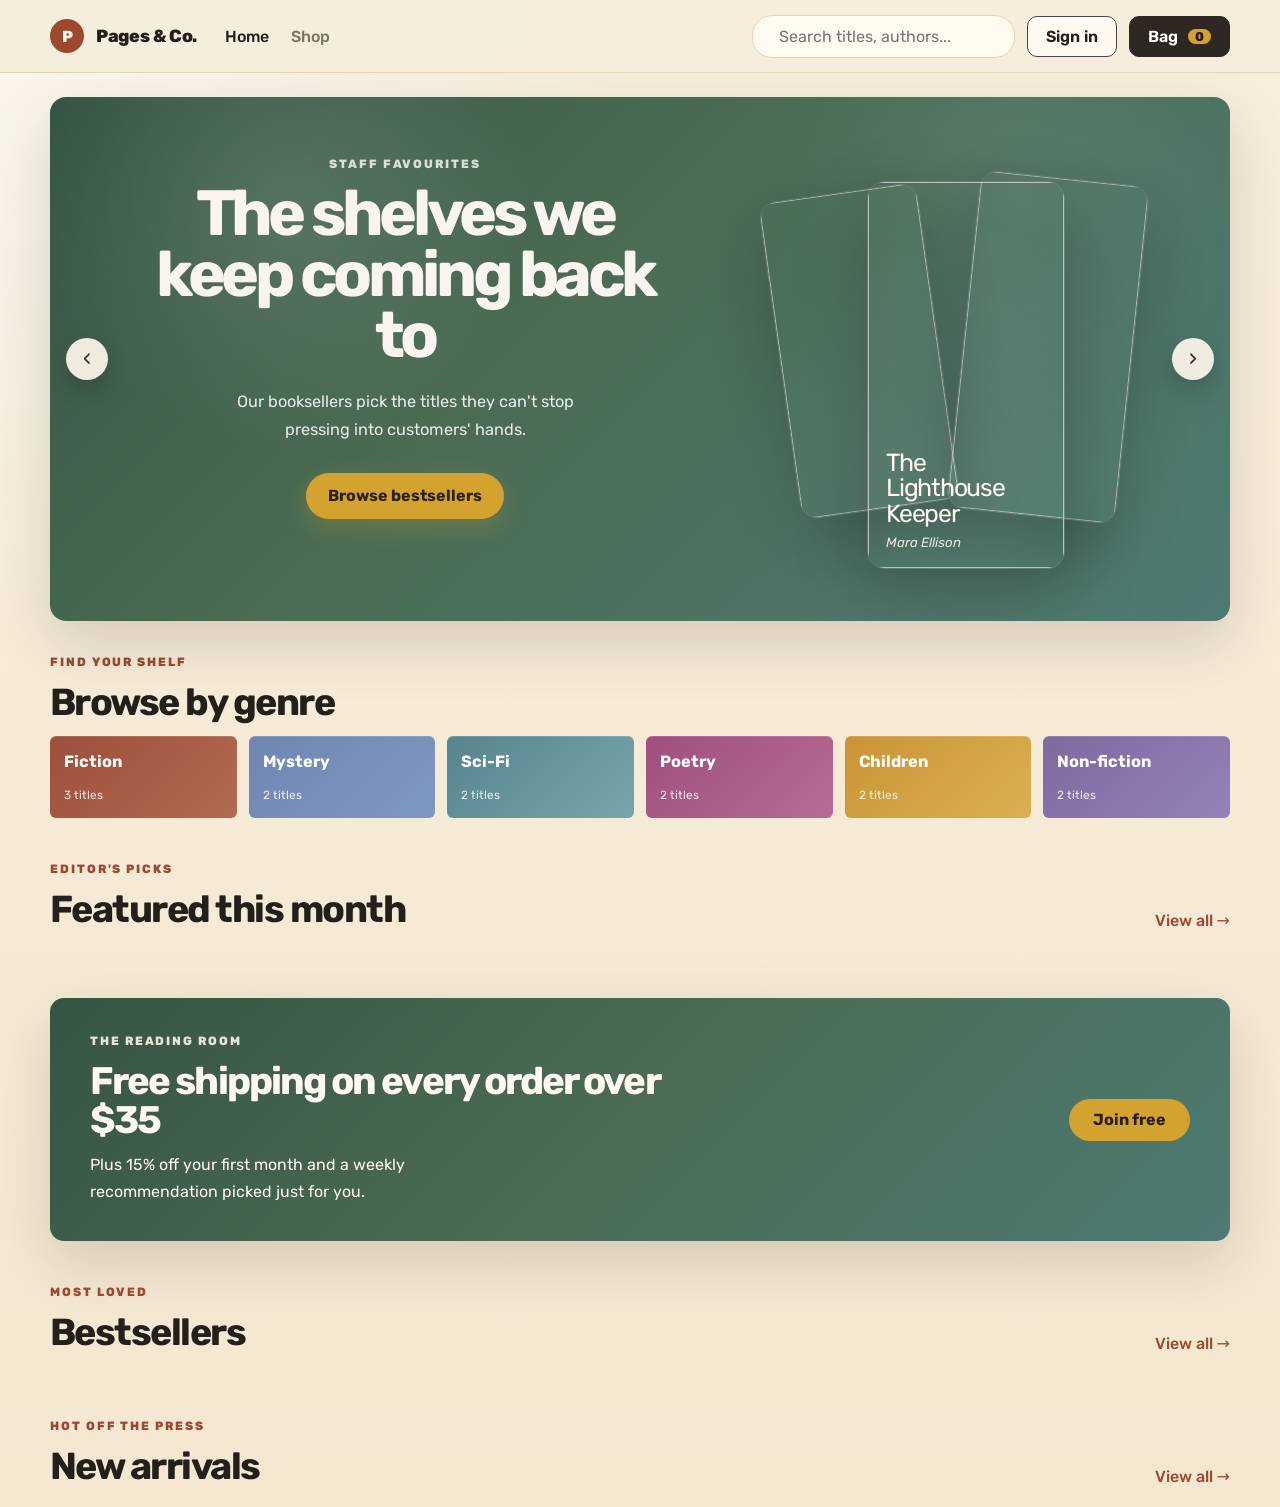
<file: index.html>
<!doctype html>
<html lang="vi">
<head>
  <meta charset="UTF-8" />
  <meta name="viewport" content="width=device-width, initial-scale=1.0" />
  <meta http-equiv="refresh" content="0; url=page/home.html" />
  <title>Pages & Co.</title>
</head>
<body>
  <p>
    Root
    <a href="page/home.html">Bấm vào đây nếu gặp lỗi</a>
  </p>
</body>
</html>
</file>
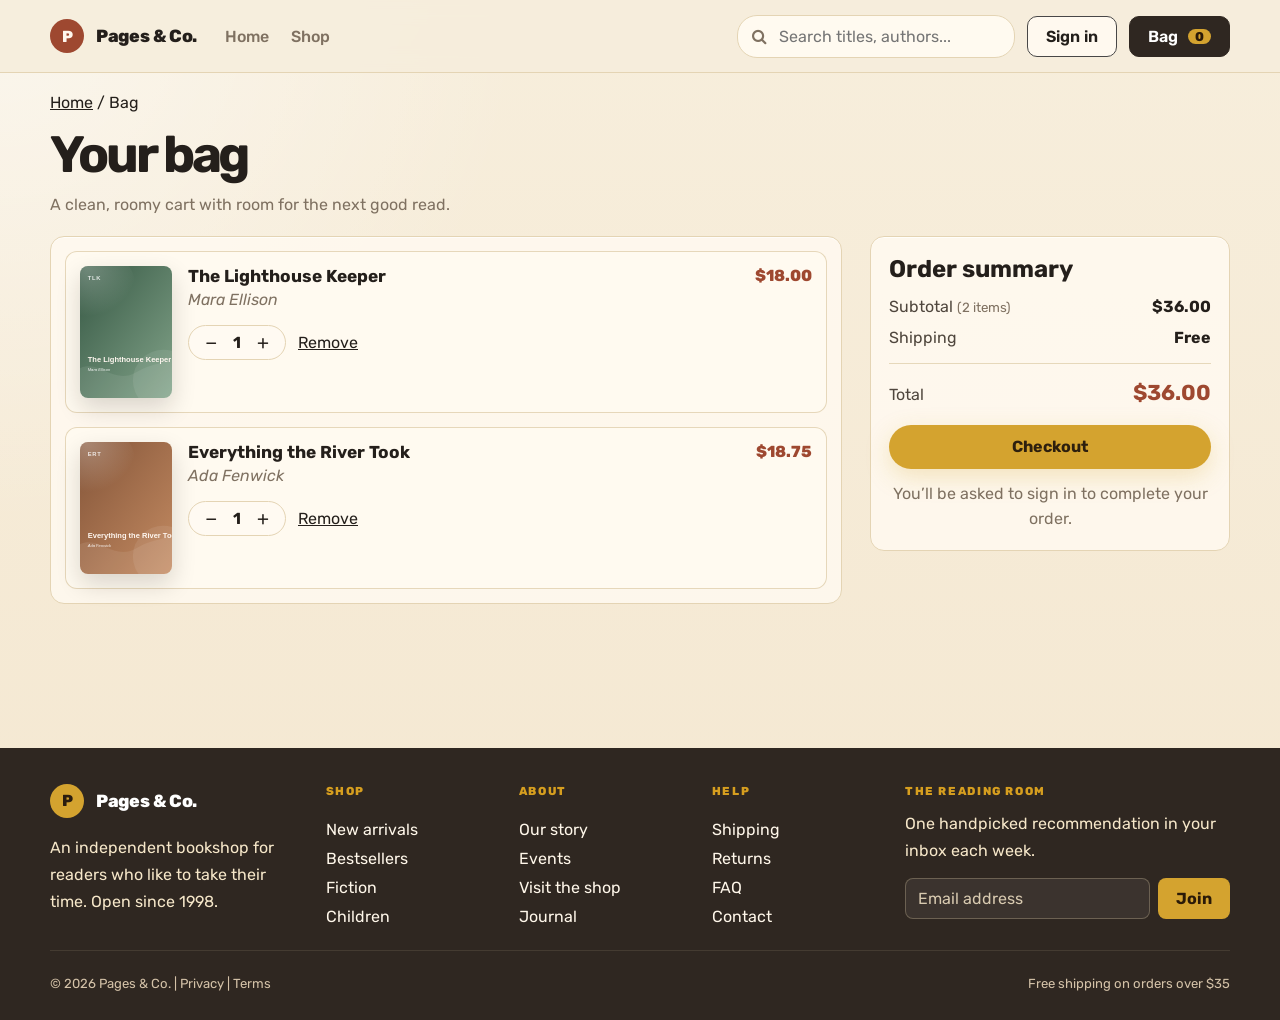
<file: page/bag.html>
<!doctype html>
<html lang="en">
<head>
  <meta charset="UTF-8" />
  <meta name="viewport" content="width=device-width, initial-scale=1.0" />
  <title>Pages & Co. - Bag</title>
  <link rel="preconnect" href="https://fonts.googleapis.com" />
  <link rel="preconnect" href="https://fonts.gstatic.com" crossorigin />
  <link href="https://fonts.googleapis.com/css2?family=Rubik:wght@400;500;600;700;800&display=swap" rel="stylesheet" />
  <link rel="stylesheet" href="../assests/css/site.css" />
  <link rel="stylesheet" href="../assests/css/component/header.css" />
  <link rel="stylesheet" href="../assests/css/component/footer.css" />
  <link rel="stylesheet" href="../assests/css/bag.css" />
  <script src="../assests/js/site.js" defer></script>
  <script src="../assests/js/bag.js" defer></script>
</head>
<body>
  <div id="header-component"></div>
  <div id="book-card-component" hidden></div>

  <main class="page-shell page-shell--compact bag-page">
    <nav class="detail-breadcrumbs" aria-label="Breadcrumb">
      <a href="../page/home.html">Home</a>
      <span>/</span>
      <span>Bag</span>
    </nav>

    <section class="bag-heading">
      <h1 class="page-title">Your bag</h1>
      <p class="page-subtitle">A clean, roomy cart with room for the next good read.</p>
    </section>

    <section class="bag-layout">
      <div class="bag-items panel" id="bag-items"></div>

      <aside class="bag-summary panel">
        <h2>Order summary</h2>
        <div class="bag-summary__row">
          <span>Subtotal <small>(2 items)</small></span>
          <strong>$36.00</strong>
        </div>
        <div class="bag-summary__row">
          <span>Shipping</span>
          <strong>Free</strong>
        </div>
        <hr />
        <div class="bag-summary__row bag-summary__total">
          <span>Total</span>
          <strong>$36.00</strong>
        </div>
        <a class="btn-solid bag-summary__checkout" href="#">Checkout</a>
        <p class="bag-summary__note">You’ll be asked to sign in to complete your order.</p>
      </aside>
    </section>
  </main>

  <div id="footer-component"></div>
</body>
</html>
</file>
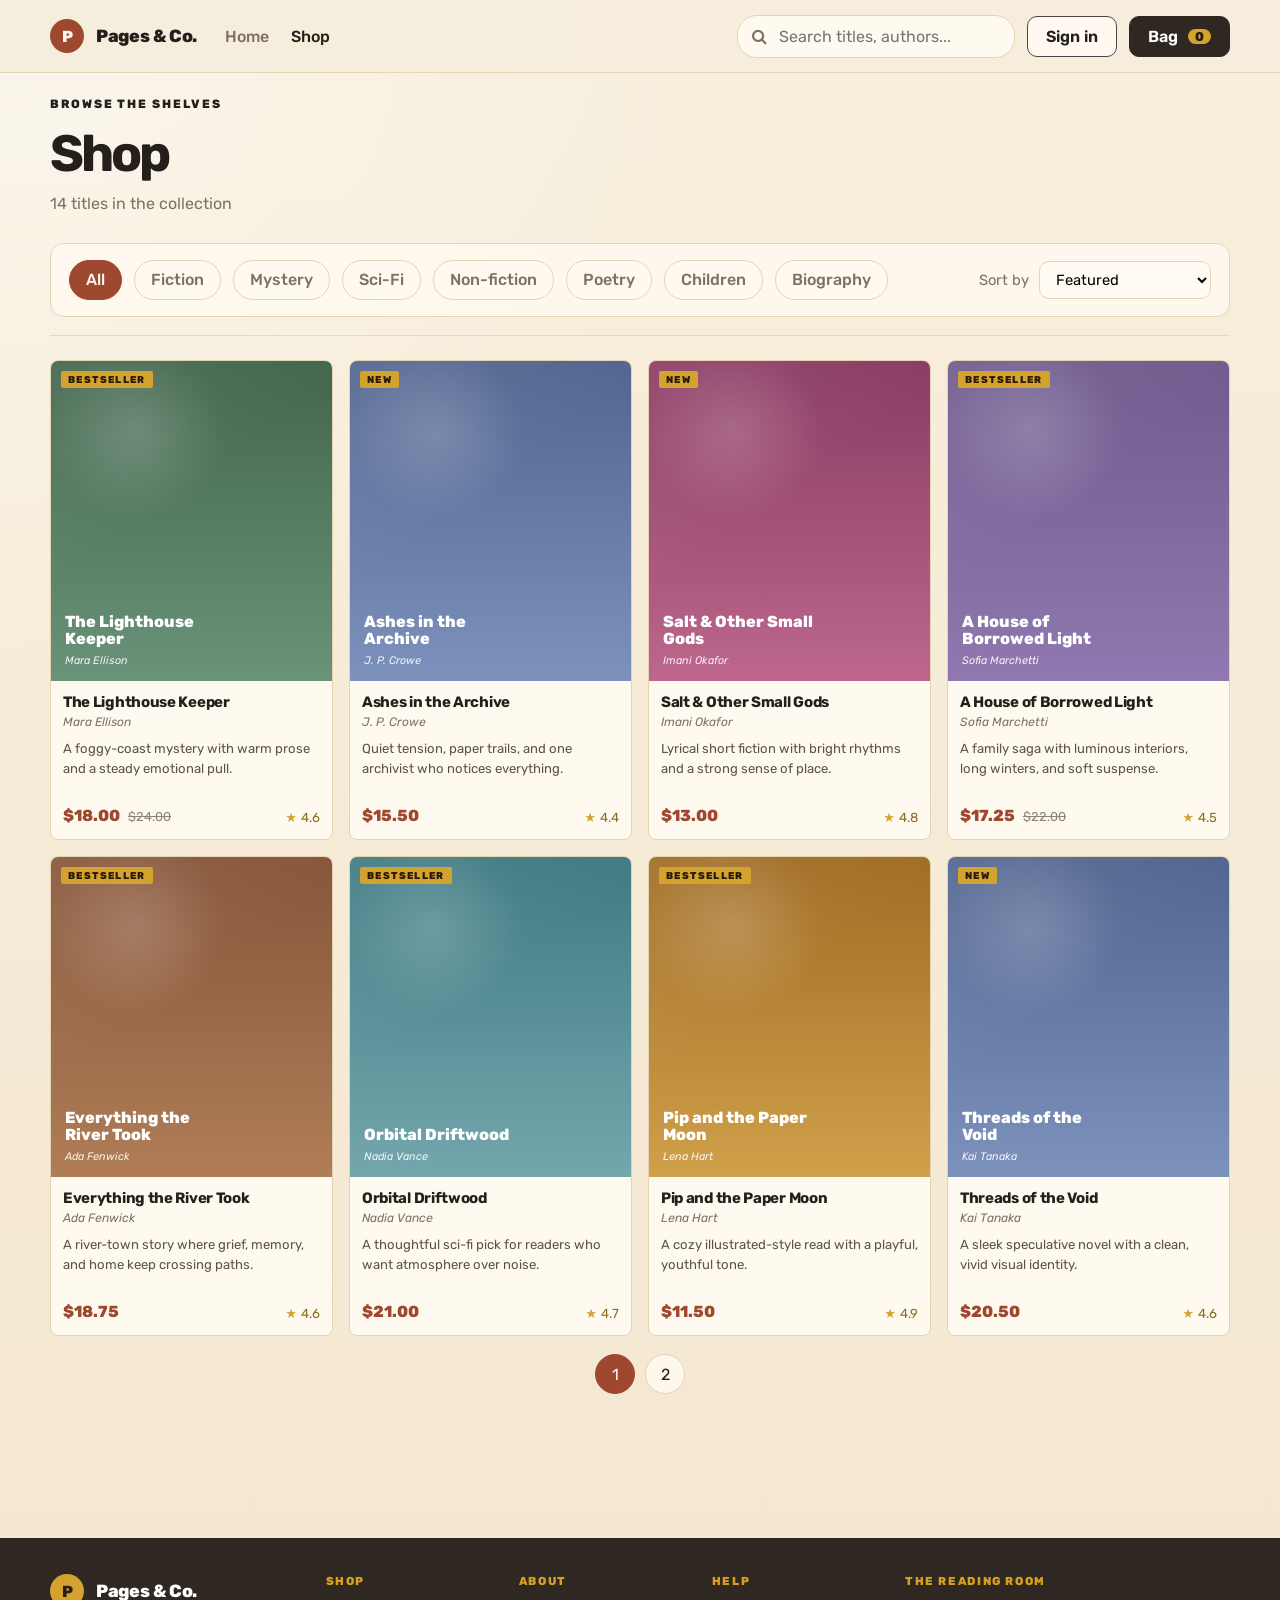
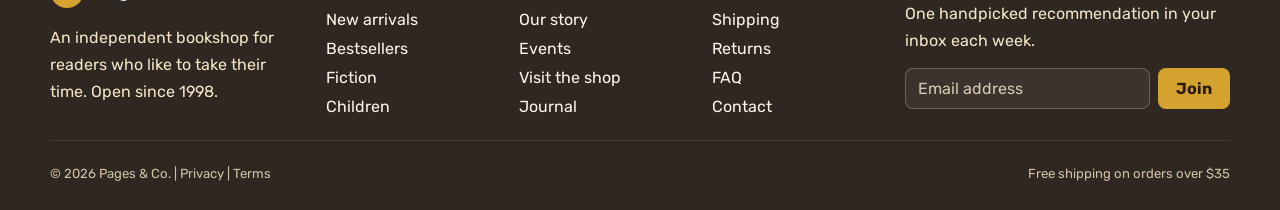
<file: page/books.html>
<!doctype html>
<html lang="en">
<head>
  <meta charset="UTF-8" />
  <meta name="viewport" content="width=device-width, initial-scale=1.0" />
  <title>Pages & Co. - Shop</title>
  <link rel="preconnect" href="https://fonts.googleapis.com" />
  <link rel="preconnect" href="https://fonts.gstatic.com" crossorigin />
  <link href="https://fonts.googleapis.com/css2?family=Rubik:wght@400;500;600;700;800&display=swap" rel="stylesheet" />
  <link rel="stylesheet" href="../assests/css/site.css" />
  <link rel="stylesheet" href="../assests/css/component/header.css" />
  <link rel="stylesheet" href="../assests/css/component/footer.css" />
  <link rel="stylesheet" href="../assests/css/books.css" />
  <script src="../assests/js/site.js" defer></script>
  <script src="../assests/js/books.js" defer></script>
</head>
<body>
  <div id="header-component"></div>
  <div id="book-card-component" hidden></div>

  <main class="page-shell page-shell--compact books-page">
    <section class="books-hero">
      <p class="eyebrow">Browse the shelves</p>
      <h1 class="page-title">Shop</h1>
      <p class="page-subtitle" id="books-count">14 titles in the shop</p>
    </section>

    <section class="books-toolbar panel">
      <div class="chip-row" id="category-chips"></div>
      <label class="books-sort">
        <span>Sort by</span>
        <select id="books-sort">
          <option value="featured">Featured</option>
          <option value="price-asc">Price: Low to High</option>
          <option value="price-desc">Price: High to Low</option>
          <option value="rating-desc">Rating</option>
          <option value="newest">Newest</option>
        </select>
      </label>
    </section>

    <section class="books-grid-wrap">
      <div class="book-grid books-grid" id="books-grid"></div>
    </section>

    <nav class="pagination" id="books-pagination" aria-label="Pagination"></nav>
  </main>

  <div id="footer-component"></div>
</body>
</html>
</file>
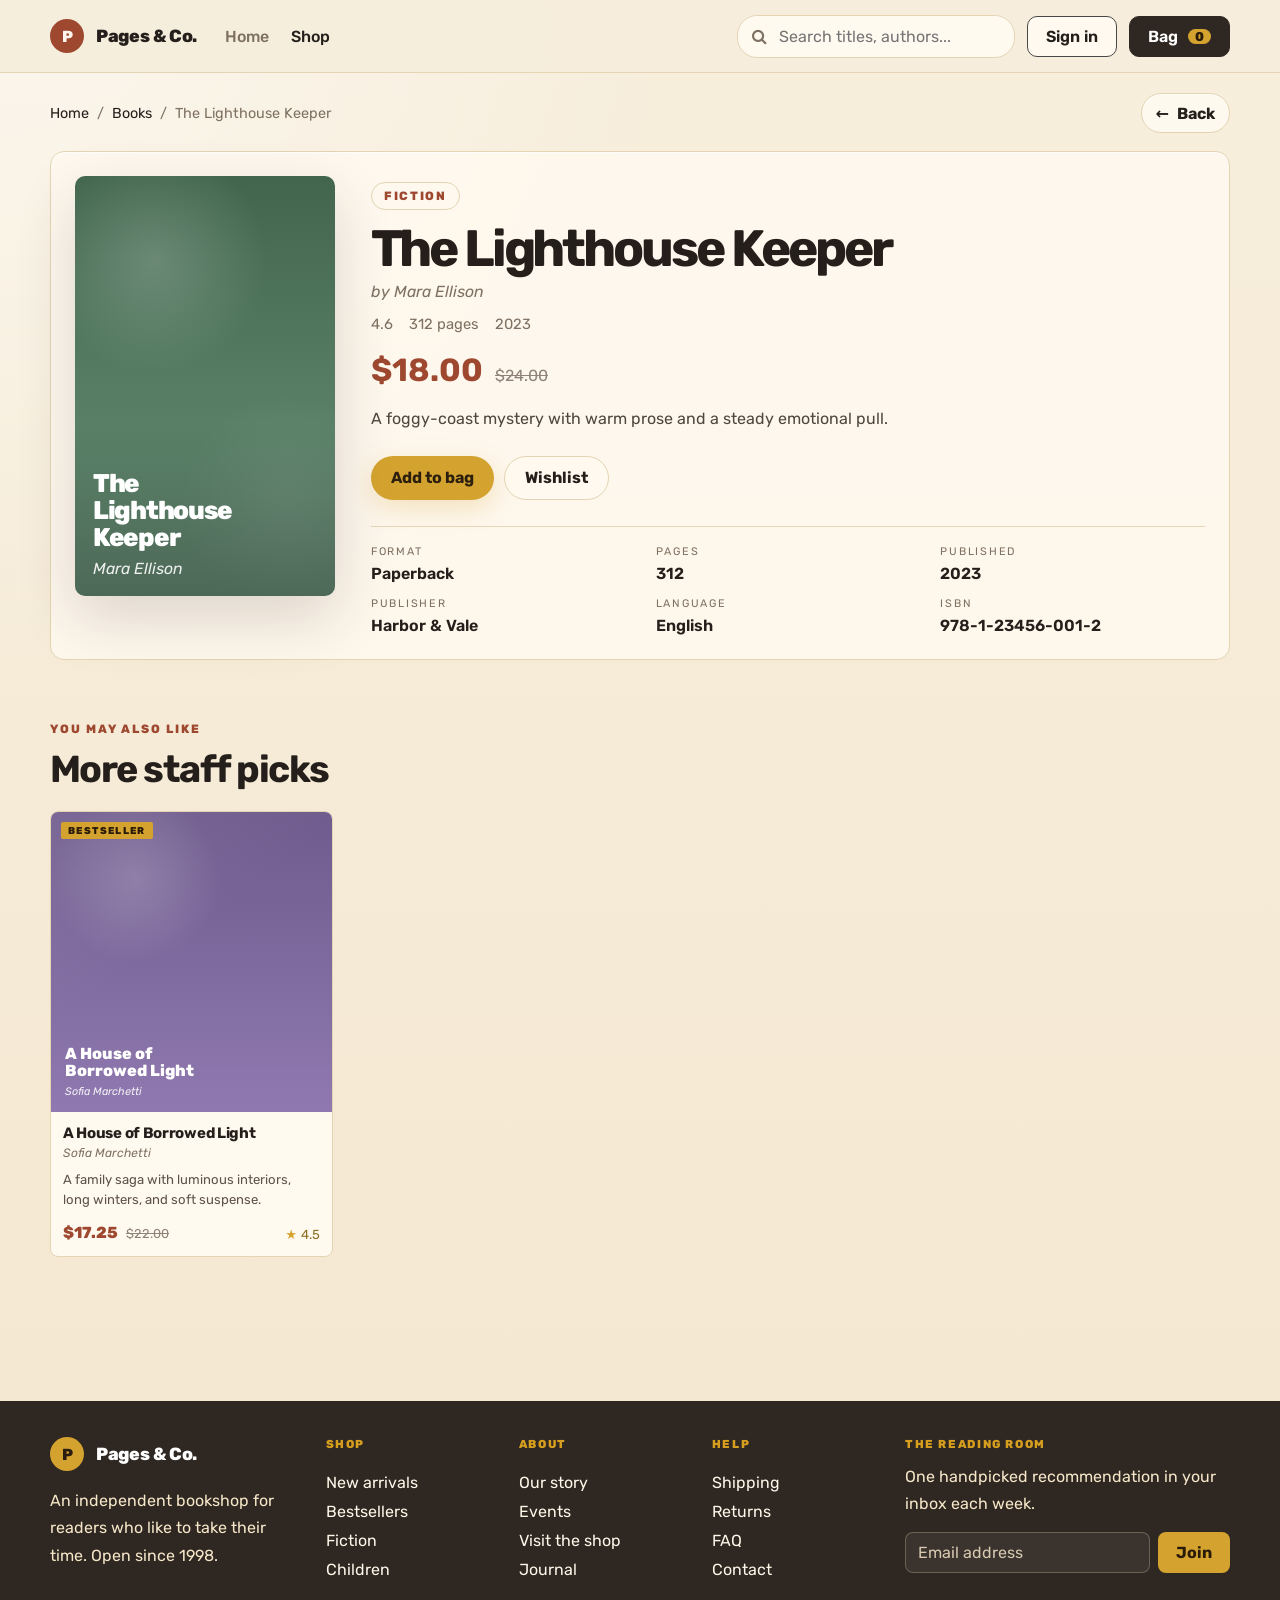
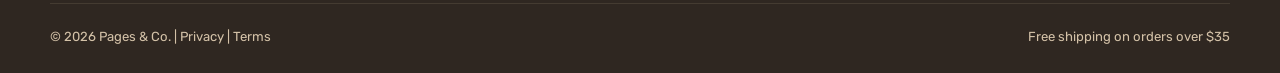
<file: page/booksDetail.html>
<!doctype html>
<html lang="en">
<head>
  <meta charset="UTF-8" />
  <meta name="viewport" content="width=device-width, initial-scale=1.0" />
  <title>Pages & Co. - Book Detail</title>
  <link rel="preconnect" href="https://fonts.googleapis.com" />
  <link rel="preconnect" href="https://fonts.gstatic.com" crossorigin />
  <link href="https://fonts.googleapis.com/css2?family=Rubik:wght@400;500;600;700;800&display=swap" rel="stylesheet" />
  <link rel="stylesheet" href="../assests/css/site.css" />
  <link rel="stylesheet" href="../assests/css/component/header.css" />
  <link rel="stylesheet" href="../assests/css/component/footer.css" />
  <link rel="stylesheet" href="../assests/css/detail.css" />
  <script src="../assests/js/site.js" defer></script>
  <script src="../assests/js/detail.js" defer></script>
</head>
<body>
  <div id="header-component"></div>
  <div id="book-card-component" hidden></div>

  <main class="page-shell page-shell--compact detail-page">
    <div class="detail-topbar">
      <nav class="detail-breadcrumbs" aria-label="Breadcrumb">
        <a href="../page/home.html">Home</a>
        <span>/</span>
        <a href="../page/books.html">Books</a>
        <span>/</span>
        <span id="detail-breadcrumb-title">The Lighthouse Keeper</span>
      </nav>

      <a class="detail-back" href="../page/books.html" aria-label="Go back to shop">
        <span aria-hidden="true">←</span>
        Back
      </a>
    </div>

    <section class="detail-hero panel">
      <div class="detail-cover cover--green" id="detail-cover">
        <div class="detail-cover__label">
          <p id="detail-cover-title">The Lighthouse Keeper</p>
          <span id="detail-cover-author">Mara Ellison</span>
        </div>
      </div>

      <div class="detail-copy">
        <p class="detail-category" id="detail-category">Fiction</p>
        <h1 class="page-title" id="detail-title">The Lighthouse Keeper</h1>
        <p class="detail-author" id="detail-author">by Mara Ellison</p>

        <div class="detail-meta">
          <span id="detail-rating">4.6</span>
          <span id="detail-pages">312 pages</span>
          <span id="detail-year">2023</span>
        </div>

        <div class="detail-price-row">
          <strong id="detail-price">$18.00</strong>
          <span id="detail-old-price">$24.00</span>
        </div>

        <p class="detail-summary" id="detail-summary">
          A widowed keeper and a runaway girl share a winter on a remote island, learning what it means to keep a light burning for someone else.
        </p>

        <div class="detail-actions">
          <a class="btn-solid" href="../page/bag.html">Add to bag</a>
          <button class="btn-outline" type="button">Wishlist</button>
        </div>

        <dl class="detail-specs">
          <div>
            <dt>Format</dt>
            <dd id="detail-format">Paperback</dd>
          </div>
          <div>
            <dt>Pages</dt>
            <dd id="detail-pages-full">312</dd>
          </div>
          <div>
            <dt>Published</dt>
            <dd id="detail-published">2023</dd>
          </div>
          <div>
            <dt>Publisher</dt>
            <dd id="detail-publisher">Harbor & Vale</dd>
          </div>
          <div>
            <dt>Language</dt>
            <dd>English</dd>
          </div>
          <div>
            <dt>ISBN</dt>
            <dd id="detail-isbn">978-1-23456-001-2</dd>
          </div>
        </dl>
      </div>
    </section>

    <section class="section detail-related">
      <div class="section__heading">
        <div>
          <p class="section__eyebrow">You may also like</p>
          <h2 class="section__title">More staff picks</h2>
        </div>
      </div>
      <div class="book-grid detail-grid" id="detail-related-grid"></div>
    </section>
  </main>

  <div id="footer-component"></div>
</body>
</html>
</file>
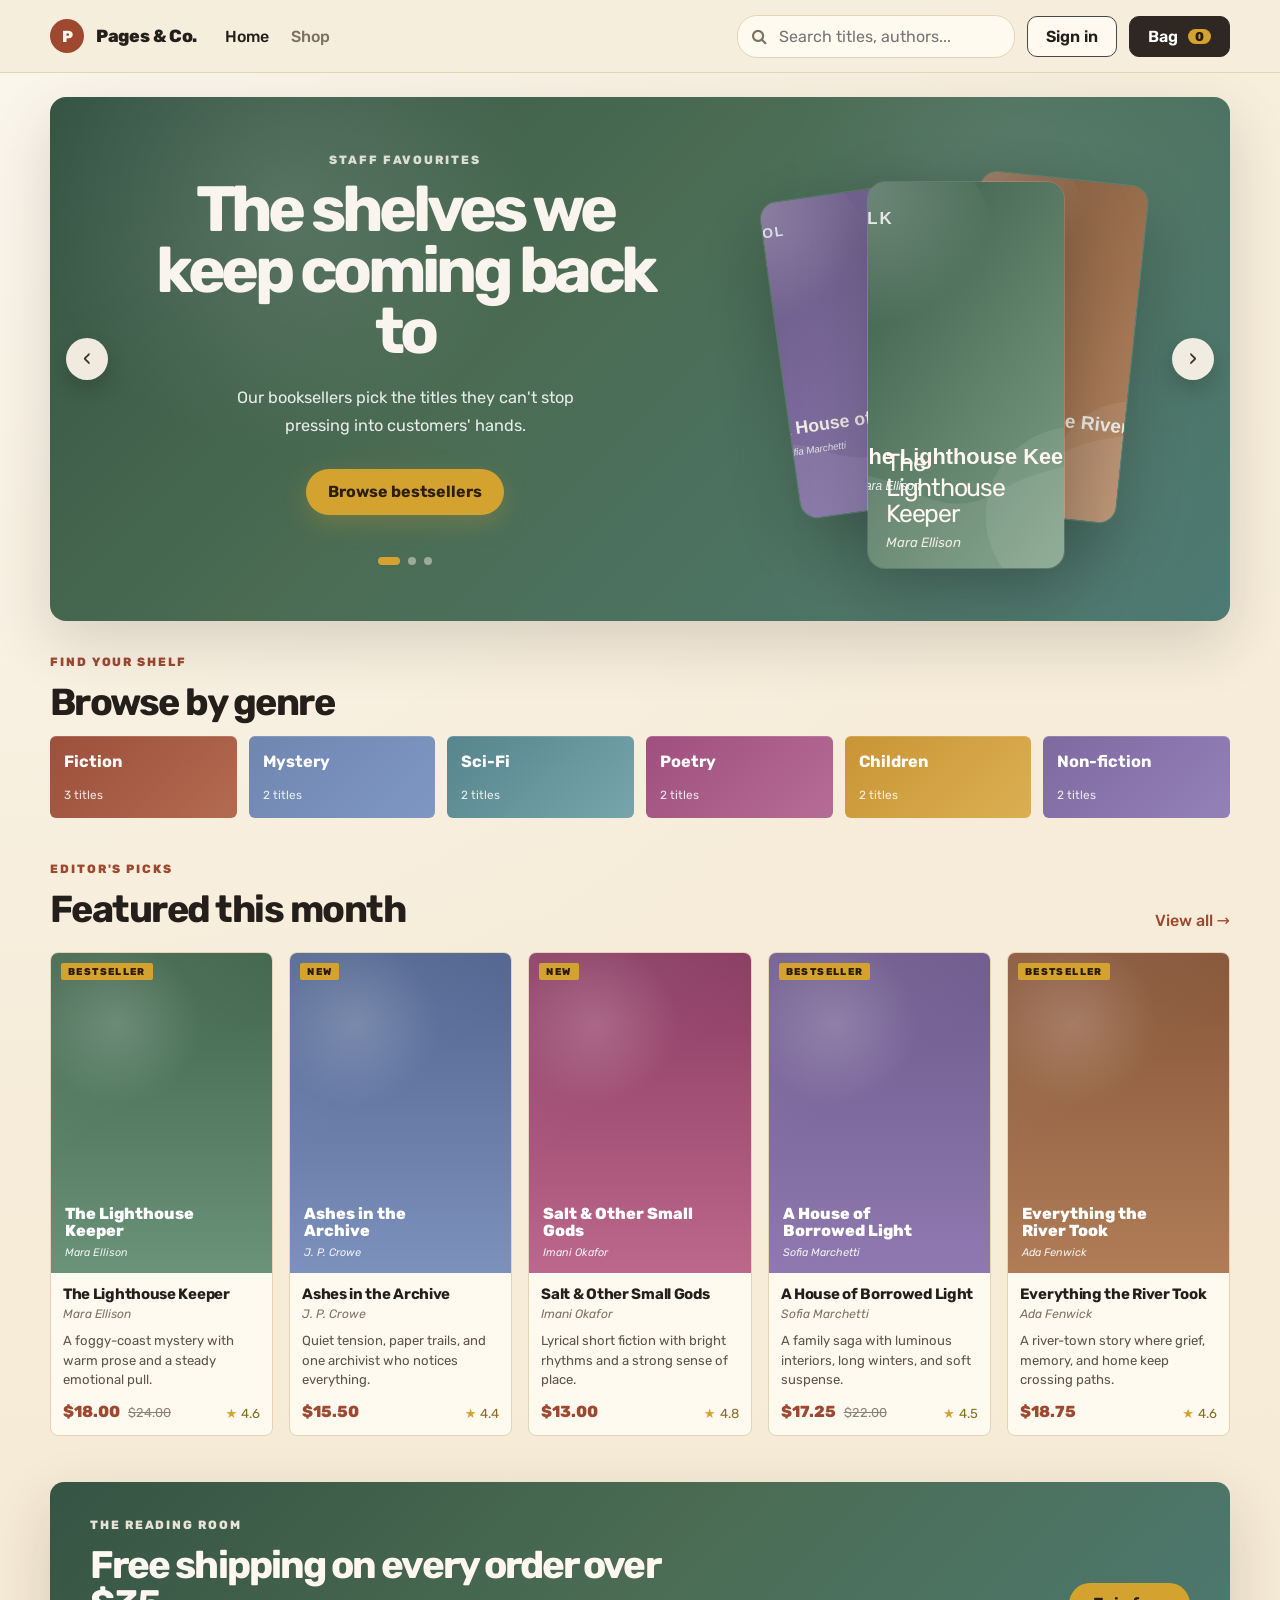
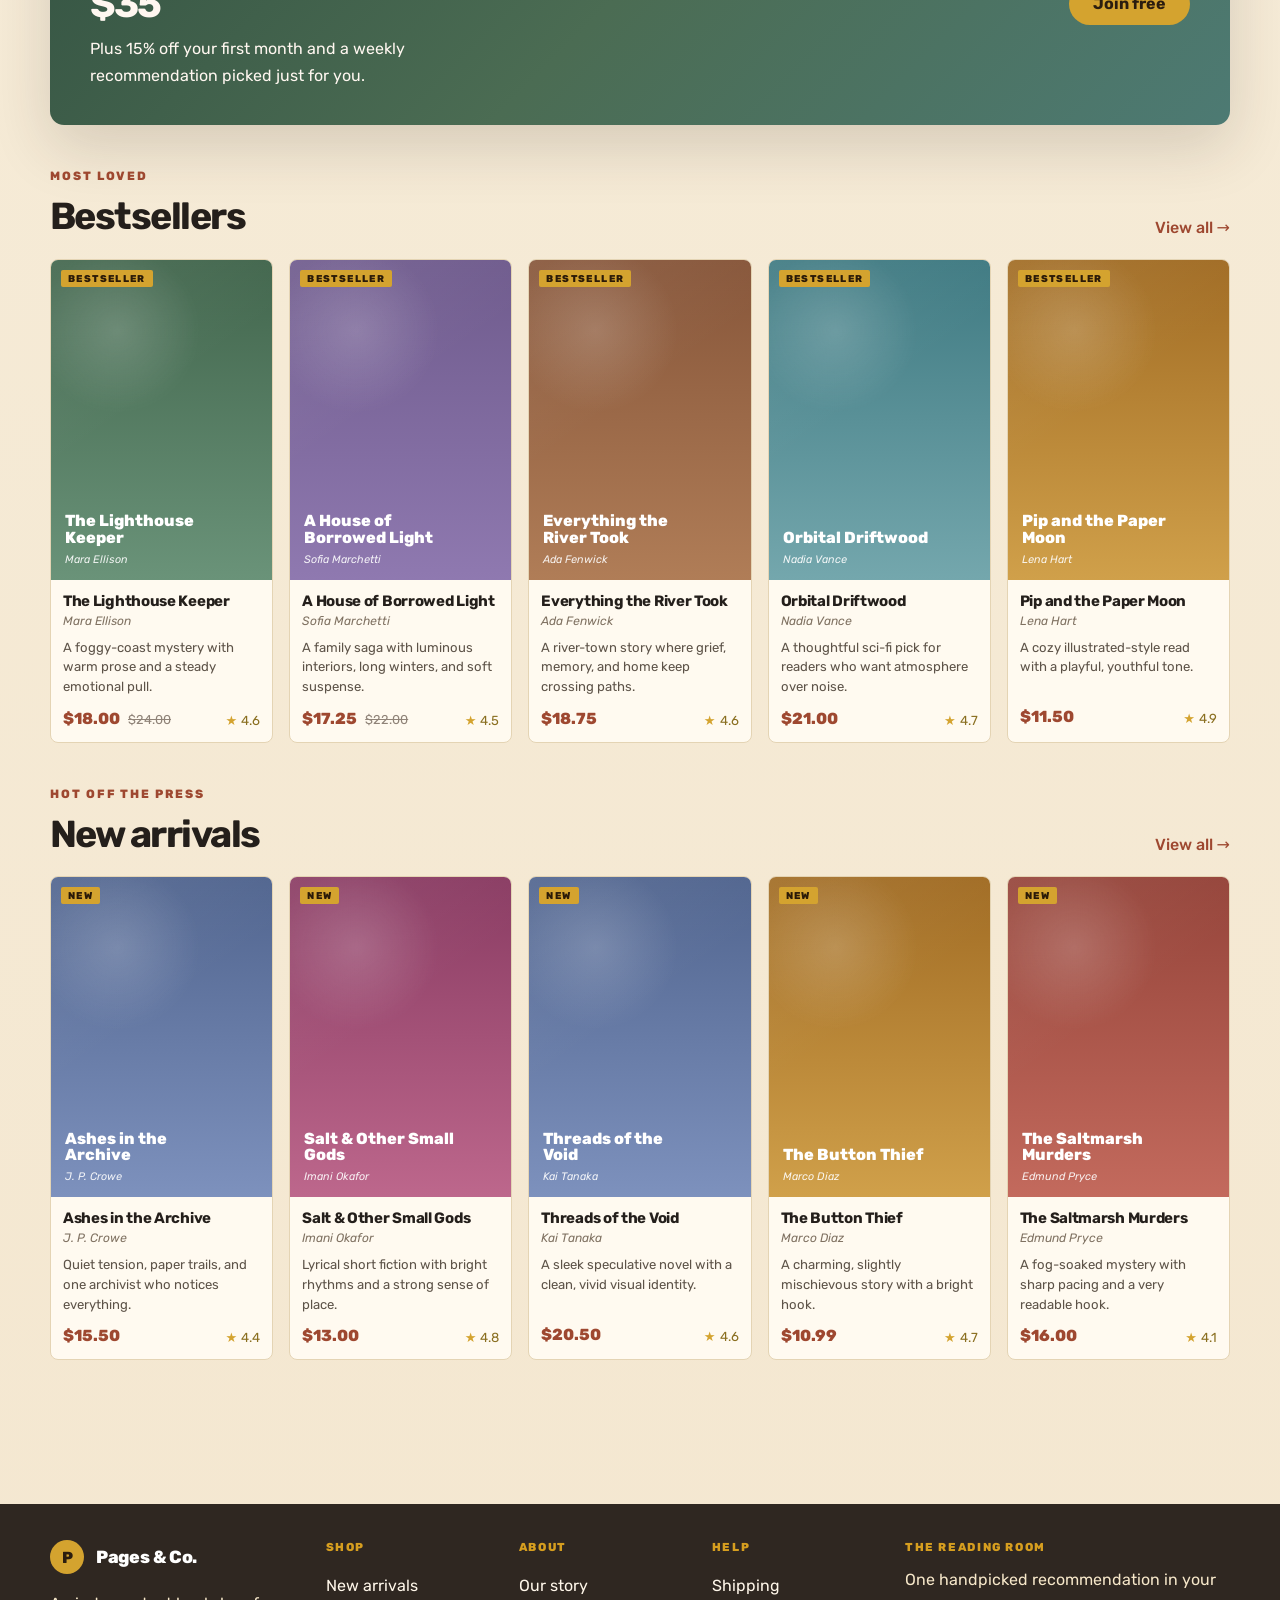
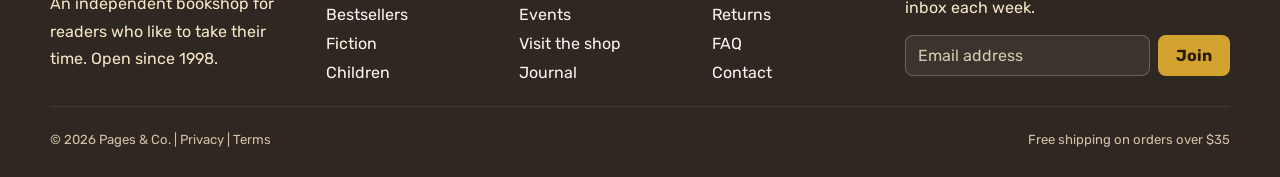
<file: page/home.html>
<!doctype html>
<html lang="en">
<head>
  <meta charset="UTF-8" />
  <meta name="viewport" content="width=device-width, initial-scale=1.0" />
  <title>Pages & Co. - Home</title>
  <link rel="preconnect" href="https://fonts.googleapis.com" />
  <link rel="preconnect" href="https://fonts.gstatic.com" crossorigin />
  <link href="https://fonts.googleapis.com/css2?family=Rubik:wght@400;500;600;700;800&display=swap" rel="stylesheet" />
  <link rel="stylesheet" href="../assests/css/site.css" />
  <link rel="stylesheet" href="../assests/css/component/header.css" />
  <link rel="stylesheet" href="../assests/css/component/footer.css" />
  <link rel="stylesheet" href="../assests/css/home.css" />
  <script src="../assests/js/site.js" defer></script>
  <script src="../assests/js/home.js" defer></script>
</head>
<body class="page-home">
  <div id="header-component"></div>
  <div id="book-card-component" hidden></div>

  <main class="home-page">
    <section class="hero">
      <button class="hero__nav hero__nav--prev" type="button" aria-label="Previous slide">&lsaquo;</button>
      <div class="hero__content">
        <p class="eyebrow hero__eyebrow" id="hero-eyebrow">Staff favourites</p>
        <h1 class="hero__title" id="hero-title">The shelves we keep coming back to</h1>
        <p class="hero__text" id="hero-text">
          Our booksellers pick the titles they can't stop pressing into customers' hands.
        </p>
        <a class="hero__cta" id="hero-cta" href="../page/books.html">Browse bestsellers</a>
        <div class="hero__dots" id="hero-dots" aria-hidden="true"></div>
      </div>
      <div class="hero__art" aria-hidden="true">
        <div class="hero__art-stack">
          <div class="hero__art-card hero__art-card--back-left">
            <img id="hero-art-left" alt="" />
          </div>
          <div class="hero__art-card hero__art-card--back-right">
            <img id="hero-art-right" alt="" />
          </div>
          <div class="hero__art-card hero__art-card--front">
            <img id="hero-art-front" alt="" />
            <div class="hero__art-label">
              <p class="hero__art-title" id="hero-art-title">The Lighthouse Keeper</p>
              <p class="hero__art-author" id="hero-art-author">Mara Ellison</p>
            </div>
          </div>
        </div>
      </div>
      <button class="hero__nav hero__nav--next" type="button" aria-label="Next slide">&rsaquo;</button>
    </section>

    <section class="genre-section" id="genres" aria-label="Browse by genre">
      <p class="eyebrow">Find your shelf</p>
      <h2 class="section__title">Browse by genre</h2>
      <div class="genre-grid">
        <a href="../page/books.html?category=Fiction" class="genre-card genre-card--fiction">
          <strong>Fiction</strong>
          <span>3 titles</span>
        </a>
        <a href="../page/books.html?category=Mystery" class="genre-card genre-card--mystery">
          <strong>Mystery</strong>
          <span>2 titles</span>
        </a>
        <a href="../page/books.html?category=Sci-Fi" class="genre-card genre-card--sci-fi">
          <strong>Sci-Fi</strong>
          <span>2 titles</span>
        </a>
        <a href="../page/books.html?category=Poetry" class="genre-card genre-card--poetry">
          <strong>Poetry</strong>
          <span>2 titles</span>
        </a>
        <a href="../page/books.html?category=Children" class="genre-card genre-card--children">
          <strong>Children</strong>
          <span>2 titles</span>
        </a>
        <a href="../page/books.html?category=Non-fiction" class="genre-card genre-card--nonfiction">
          <strong>Non-fiction</strong>
          <span>2 titles</span>
        </a>
      </div>
    </section>

    <section class="section" id="featured-section">
      <div class="section__heading">
        <div>
          <p class="section__eyebrow">Editor's picks</p>
          <h2 class="section__title">Featured this month</h2>
        </div>
        <a class="section__link" href="../page/books.html">View all &rarr;</a>
      </div>
      <div class="book-grid" id="featured-grid"></div>
    </section>

    <section class="promo-banner">
      <div class="promo-banner__content">
        <p class="promo-banner__eyebrow">The reading room</p>
        <h2 class="promo-banner__title">Free shipping on every order over $35</h2>
        <p class="promo-banner__text">
          Plus 15% off your first month and a weekly recommendation picked just for you.
        </p>
      </div>
      <a class="promo-banner__cta" href="../page/books.html">Join free</a>
    </section>

    <section class="section" id="new-arrivals">
      <div class="section__heading">
        <div>
          <p class="section__eyebrow">Most loved</p>
          <h2 class="section__title">Bestsellers</h2>
        </div>
        <a class="section__link" href="../page/books.html">View all &rarr;</a>
      </div>
      <div class="book-grid" id="bestsellers-grid"></div>
    </section>

    <section class="section">
      <div class="section__heading">
        <div>
          <p class="section__eyebrow">Hot off the press</p>
          <h2 class="section__title">New arrivals</h2>
        </div>
        <a class="section__link" href="../page/books.html">View all &rarr;</a>
      </div>
      <div class="book-grid" id="new-arrivals-grid"></div>
    </section>
  </main>

  <div id="footer-component"></div>
</body>
</html>
</file>
<file: assests/css/site.css>
:root {
  --bg: #f5ebd8;
  --bg-soft: #fbf3e5;
  --text: #241f1b;
  --muted: #7f7161;
  --brand: #9e4830;
  --accent: #d4a32f;
  --panel: #fff7ea;
  --line: #e4d4b4;
  --shadow: 0 22px 60px rgba(47, 39, 33, 0.16);
}

* {
  box-sizing: border-box;
}

html {
  scroll-behavior: smooth;
}

body {
  margin: 0;
  font-family: Rubik, ui-sans-serif, system-ui, -apple-system, BlinkMacSystemFont, "Segoe UI", sans-serif;
  background:
    radial-gradient(circle at top left, rgba(255, 255, 255, 0.5), transparent 32%),
    linear-gradient(180deg, #f7eedc 0%, #f4e7d0 100%);
  color: var(--text);
  padding-top: 0;
}

body.modal-open {
  overflow: hidden;
}

a {
  color: inherit;
}

button,
input,
select {
  font: inherit;
}

.page-shell {
  width: min(1180px, calc(100% - 32px));
  margin: 0 auto;
  padding: 24px 0 72px;
}

.page-shell--compact {
  padding-top: 20px;
}

.eyebrow {
  margin: 0 0 14px;
  text-transform: uppercase;
  letter-spacing: 0.16em;
  font-size: 0.75rem;
  font-weight: 800;
}

.page-title {
  margin: 0;
  font-size: clamp(2rem, 4vw, 3.8rem);
  line-height: 0.98;
  letter-spacing: -0.06em;
}

.page-subtitle {
  margin: 8px 0 0;
  color: var(--muted);
  line-height: 1.6;
}

.panel {
  border: 1px solid var(--line);
  border-radius: 14px;
  background: rgba(255, 250, 240, 0.86);
  box-shadow: 0 1px 0 rgba(255, 255, 255, 0.7) inset;
}

.btn-solid,
.btn-outline {
  display: inline-flex;
  align-items: center;
  justify-content: center;
  min-height: 44px;
  padding: 0 20px;
  border-radius: 999px;
  text-decoration: none;
  font-weight: 700;
}

.btn-solid {
  border: 0;
  background: var(--accent);
  color: #2d1f0e;
  box-shadow: 0 8px 24px rgba(212, 163, 47, 0.25);
}

.btn-outline {
  border: 1px solid var(--line);
  background: rgba(255, 250, 240, 0.88);
  color: var(--text);
}

.chip-row {
  display: flex;
  flex-wrap: wrap;
  gap: 12px;
}

.chip {
  display: inline-flex;
  align-items: center;
  justify-content: center;
  min-height: 40px;
  padding: 0 16px;
  border-radius: 999px;
  border: 1px solid var(--line);
  background: rgba(255, 250, 240, 0.82);
  color: var(--muted);
  text-decoration: none;
  font-weight: 500;
}

.chip.is-active {
  background: var(--brand);
  border-color: var(--brand);
  color: #fff7f0;
}

.section {
  margin-top: 44px;
}

.section__heading {
  display: flex;
  align-items: end;
  justify-content: space-between;
  gap: 20px;
  margin-bottom: 22px;
}

.section__title {
  margin: 0;
  font-size: clamp(1.8rem, 3vw, 2.35rem);
  line-height: 1.05;
  letter-spacing: -0.04em;
}

.section__link {
  color: var(--brand);
  text-decoration: none;
  font-weight: 500;
  white-space: nowrap;
}

.section__eyebrow {
  margin: 0 0 14px;
  text-transform: uppercase;
  letter-spacing: 0.16em;
  color: var(--brand);
  font-size: 0.75rem;
  font-weight: 800;
}

.book-grid {
  display: grid;
  grid-template-columns: repeat(5, minmax(0, 1fr));
  gap: 16px;
}

.book-grid--compact {
  grid-template-columns: repeat(4, minmax(0, 1fr));
}

.book-card {
  border: 1px solid var(--line);
  border-radius: 8px;
  overflow: hidden;
  background: #fffaf0;
  box-shadow: 0 1px 0 rgba(255, 255, 255, 0.7) inset;
  display: flex;
  flex-direction: column;
  min-height: 100%;
  position: relative;
}

.book-card__link {
  position: absolute;
  inset: 0;
  z-index: 2;
  text-indent: -9999px;
  overflow: hidden;
}

.book-card__cover {
  position: relative;
  min-height: 300px;
  padding: 14px;
  display: flex;
  align-items: end;
  color: #fff;
  isolation: isolate;
  overflow: hidden;
}

.book-card__cover::before,
.book-card__cover::after {
  content: "";
  position: absolute;
  inset: 0;
  z-index: -2;
}

.book-card__cover::after {
  z-index: -1;
  background:
    radial-gradient(circle at 30% 22%, rgba(255, 255, 255, 0.16), transparent 28%),
    linear-gradient(145deg, rgba(255, 255, 255, 0.08), transparent 44%);
}

.cover--green { background: linear-gradient(180deg, #42664d 0%, #6a9379 100%); }
.cover--blue { background: linear-gradient(180deg, #51658f 0%, #7d91bd 100%); }
.cover--rose { background: linear-gradient(180deg, #8a3c63 0%, #bd678c 100%); }
.cover--violet { background: linear-gradient(180deg, #6f5b8d 0%, #8f79b0 100%); }
.cover--brown { background: linear-gradient(180deg, #87563a 0%, #b07d57 100%); }
.cover--teal { background: linear-gradient(180deg, #3f7a82 0%, #74a7ad 100%); }
.cover--amber { background: linear-gradient(180deg, #a16c24 0%, #d0a04a 100%); }
.cover--plum { background: linear-gradient(180deg, #7b3f66 0%, #b56a99 100%); }
.cover--red { background: linear-gradient(180deg, #95443a 0%, #c36a5d 100%); }

.book-card__badge {
  position: absolute;
  top: 10px;
  left: 10px;
  padding: 3px 7px;
  border-radius: 2px;
  background: #d4a32f;
  color: #2a1a08;
  font-size: 0.62rem;
  font-weight: 800;
  letter-spacing: 0.14em;
  text-transform: uppercase;
}

.book-card__cover-copy {
  position: relative;
  z-index: 1;
  max-width: 15ch;
  margin-top: auto;
}

.book-card__cover-title {
  margin: 0;
  font-size: 1rem;
  font-weight: 800;
  line-height: 1.05;
}

.book-card__cover-author {
  margin: 6px 0 0;
  font-size: 0.68rem;
  font-style: italic;
  color: rgba(255, 255, 255, 0.9);
}

.book-card__body {
  padding: 12px 12px 14px;
  display: flex;
  flex-direction: column;
  gap: 0;
  flex: 1 1 auto;
}

.book-card__title {
  margin: 0;
  font-size: 0.94rem;
  line-height: 1.2;
  letter-spacing: -0.02em;
}

.book-card__author {
  margin: 4px 0 0;
  color: var(--muted);
  font-size: 0.76rem;
  font-style: italic;
}

.book-card__summary {
  margin: 10px 0 0;
  color: #5d5348;
  font-size: 0.82rem;
  line-height: 1.5;
  min-height: 3.1em;
}

.book-card__meta {
  display: flex;
  align-items: end;
  justify-content: space-between;
  gap: 10px;
  margin-top: 12px;
}

.book-card__pricing {
  display: flex;
  align-items: baseline;
  gap: 8px;
  min-width: 0;
}

.book-card__price {
  color: var(--brand);
  font-weight: 800;
}

.book-card__old-price {
  color: #8f8378;
  font-size: 0.8rem;
  text-decoration: line-through;
}

.book-card__rating {
  color: #8a6f20;
  font-size: 0.82rem;
  display: inline-flex;
  align-items: center;
  gap: 4px;
  white-space: nowrap;
}

.book-card__star {
  color: #d4a32f;
}

.pagination {
  display: flex;
  gap: 10px;
  justify-content: center;
  align-items: center;
  flex-wrap: wrap;
}

.pagination__link {
  min-width: 40px;
  min-height: 40px;
  padding: 0 14px;
  border-radius: 999px;
  display: inline-grid;
  place-items: center;
  text-decoration: none;
  border: 1px solid var(--line);
  background: rgba(255, 250, 240, 0.86);
  color: var(--text);
}

.pagination__link.is-active {
  background: var(--brand);
  border-color: var(--brand);
  color: #fff7f0;
}

.modal {
  position: fixed;
  inset: 0;
  display: none;
  align-items: center;
  justify-content: center;
  padding: 24px;
  z-index: 12000;
}

.modal.is-open {
  display: flex;
}

.modal__backdrop {
  position: absolute;
  inset: 0;
  background: rgba(48, 38, 30, 0.64);
  backdrop-filter: blur(7px);
}

.modal__dialog {
  position: relative;
  z-index: 1;
  width: min(420px, 100%);
  padding: 22px;
  border-radius: 18px;
  background: #f8efd9;
  box-shadow: 0 30px 80px rgba(31, 23, 19, 0.45);
  border: 1px solid rgba(228, 212, 180, 0.9);
}

.modal__panels {
  margin-top: 10px;
}

.modal__panel {
  display: grid;
  gap: 0;
}

.modal__panel[hidden] {
  display: none;
}

.modal__close {
  position: absolute;
  top: 18px;
  right: 18px;
  border: 0;
  background: transparent;
  font-size: 1.6rem;
  color: #7f7161;
}

.modal__brand {
  width: 42px;
  height: 42px;
  border-radius: 999px;
  display: inline-grid;
  place-items: center;
  background: var(--brand);
  color: #fff;
  font-weight: 800;
}

.modal__title {
  margin: 14px 0 8px;
  font-size: 2rem;
  letter-spacing: -0.05em;
}

.modal__text {
  margin: 0 0 18px;
  color: var(--muted);
  line-height: 1.6;
}

.modal__field {
  display: grid;
  gap: 8px;
  margin-bottom: 14px;
}

.modal__field label {
  text-transform: uppercase;
  letter-spacing: 0.14em;
  font-size: 0.72rem;
  font-weight: 800;
  color: #7d6b58;
}

.modal__field input {
  width: 100%;
  min-height: 42px;
  border-radius: 8px;
  border: 1px solid var(--line);
  background: #fffaf2;
  padding: 0 12px;
  color: var(--text);
}

.modal__actions {
  margin-top: 8px;
  display: grid;
  gap: 12px;
}

.modal__fineprint {
  margin: 0;
  text-align: center;
  color: var(--muted);
}

.modal__fineprint a {
  color: var(--brand);
  text-decoration: none;
}

.sr-only {
  position: absolute;
  width: 1px;
  height: 1px;
  padding: 0;
  margin: -1px;
  overflow: hidden;
  clip: rect(0, 0, 0, 0);
  white-space: nowrap;
  border: 0;
}

@media (max-width: 1100px) {
  .page-shell {
    width: min(100% - 24px, 1180px);
  }

  .book-grid {
    grid-template-columns: repeat(3, minmax(0, 1fr));
  }

  .book-grid--compact {
    grid-template-columns: repeat(2, minmax(0, 1fr));
  }
}

@media (max-width: 760px) {
  .page-shell {
    width: min(100% - 20px, 1180px);
    padding-top: 18px;
  }

  .book-grid,
  .book-grid--compact {
    grid-template-columns: 1fr;
  }

  .section__heading {
    align-items: start;
    flex-direction: column;
  }
}
</file>
<file: assests/css/component/header.css>
.site-header {
  position: sticky;
  top: 0;
  z-index: 10000;
  background: rgba(246, 237, 220, 0.94);
  backdrop-filter: blur(10px);
  border-bottom: 1px solid #e4d4b4;
}

.site-header__inner {
  width: min(1180px, calc(100% - 48px));
  min-height: 72px;
  margin: 0 auto;
  display: flex;
  align-items: center;
  gap: 18px;
}

.site-header__left {
  display: flex;
  align-items: center;
  gap: 22px;
  min-width: 0;
  flex: 1 1 auto;
}

.brand {
  display: inline-flex;
  align-items: center;
  gap: 12px;
  text-decoration: none;
  color: #241f1b;
  font-weight: 800;
  flex: 0 0 auto;
}

.brand__mark {
  width: 34px;
  height: 34px;
  border-radius: 999px;
  display: inline-grid;
  place-items: center;
  background: #9e4830;
  color: #fff7ee;
}

.brand__text {
  font-size: 1.1rem;
  letter-spacing: -0.02em;
}

.site-nav {
  display: flex;
  align-items: center;
  gap: 22px;
  margin-left: 6px;
  flex-wrap: wrap;
}

.site-nav__link {
  color: #7f7161;
  text-decoration: none;
  font-weight: 500;
  transition: color 0.2s ease;
}

.site-nav__link:hover,
.site-nav__link.is-active {
  color: #231f1b;
}

.site-actions {
  display: flex;
  align-items: center;
  gap: 12px;
  margin-left: auto;
  flex-wrap: nowrap;
}

.site-search {
  display: flex;
  align-items: center;
  gap: 10px;
  min-width: 250px;
  padding: 10px 14px;
  border-radius: 20px;
  border: 1px solid #e4d4b4;
  background: #fffaf0;
  color: #7f7161;
}

.site-search input {
  width: 100%;
  border: 0;
  outline: 0;
  background: transparent;
  color: #231f1b;
}

.btn {
  display: inline-flex;
  align-items: center;
  justify-content: center;
  border-radius: 10px;
  padding: 10px 18px;
  border: 1px solid #484747;
  text-decoration: none;
  font-weight: 600;
  color: #231f1b;
  background: #fff9ef;
  box-sizing: border-box;
  cursor: pointer;
}

.btn--ghost {
  background: #fff9ef;
}

.btn--dark {
  background: #2f2721;
  border-color: #2f2721;
  color: #fff;
}

.bag-pill {
  gap: 10px;
}

.bag-count {
  padding: 0 7px;
  border-radius: 999px;
  display: inline-grid;
  place-items: center;
  background: #d4a32f;
  color: #2a1a08;
  font-size: 0.8rem;
  font-weight: 800;
}

.site-menu-toggle {
  display: none;
  align-items: center;
  justify-content: center;
  width: 44px;
  height: 44px;
  margin-left: auto;
  border: 1px solid #e4d4b4;
  border-radius: 12px;
  background: #fff9ef;
  color: #2f2721;
  cursor: pointer;
}

.site-menu-toggle__icon {
  position: relative;
  width: 18px;
  height: 2px;
  border-radius: 999px;
  background: currentColor;
}

.site-menu-toggle__icon::before,
.site-menu-toggle__icon::after {
  content: "";
  position: absolute;
  left: 0;
  width: 18px;
  height: 2px;
  border-radius: 999px;
  background: currentColor;
}

.site-menu-toggle__icon::before {
  top: -6px;
}

.site-menu-toggle__icon::after {
  top: 6px;
}

.site-mobile-menu[hidden] {
  display: none;
}

.site-mobile-menu {
  width: min(1180px, calc(100% - 48px));
  margin: 0 auto;
  padding: 12px 0 16px;
  display: grid;
  gap: 14px;
  border-top: 1px solid #e4d4b4;
}

.site-mobile-nav {
  display: grid;
  grid-template-columns: repeat(2, minmax(0, 1fr));
  gap: 10px;
}

.site-mobile-nav__link {
  display: flex;
  align-items: center;
  min-height: 42px;
  padding: 0 14px;
  border-radius: 10px;
  border: 1px solid #e4d4b4;
  background: rgba(255, 250, 240, 0.9);
  color: #241f1b;
  text-decoration: none;
  font-weight: 600;
}

.site-mobile-actions {
  display: flex;
  flex-wrap: wrap;
  gap: 10px;
}

.modal__fineprint a {
  color: #9e4830;
  text-decoration: none;
}

@media (max-width: 980px) {
  .site-header__inner {
    width: min(100% - 20px, 1180px);
    justify-content: space-between;
  }

  .site-header__left {
    flex: 0 1 auto;
  }

  .site-nav,
  .site-actions {
    display: none;
  }

  .site-menu-toggle {
    display: inline-flex;
  }

  .site-mobile-menu {
    width: min(100% - 20px, 1180px);
  }
}

@media (max-width: 560px) {
  .site-header__inner {
    min-height: 64px;
  }

  .brand__text {
    font-size: 1rem;
  }

  .site-mobile-nav {
    grid-template-columns: 1fr;
  }
}
</file>
<file: assests/css/component/footer.css>
.site-footer {
  margin-top: 72px;
  background: #2f2721;
  color: #f0d8a4;
}

.site-footer__inner {
  width: min(1180px, calc(100% - 32px));
  margin: 0 auto;
  padding: 36px 0 24px;
  display: grid;
  grid-template-columns: 1.2fr repeat(3, minmax(0, 0.8fr)) 1.2fr;
  gap: 28px;
}

.brand--footer {
  color: #fff;
}

.brand__mark--footer {
  background: #d4a32f;
  color: #2b1d0f;
}

.footer-brand__text {
  max-width: 24ch;
  margin: 16px 0 0;
  line-height: 1.7;
  color: #f6e7c9;
}

.footer-title {
  margin: 0 0 12px;
  color: #d69e1f;
  text-transform: uppercase;
  letter-spacing: 0.14em;
  font-size: 0.72rem;
  font-weight: 800;
}

.footer-links {
  display: grid;
  gap: 10px;
  align-content: start;
}

.footer-links a {
  color: #fff7ea;
  text-decoration: none;
}

.footer-newsletter p {
  margin: 0;
  line-height: 1.7;
  color: #f6e7c9;
}

.footer-newsletter__form {
  display: flex;
  gap: 8px;
  margin-top: 14px;
}

.footer-newsletter__form input {
  flex: 1;
  min-width: 0;
  border: 1px solid rgba(255, 234, 192, 0.25);
  background: rgba(255, 255, 255, 0.06);
  color: #fff;
  padding: 10px 12px;
  border-radius: 8px;
}

.footer-newsletter__form input::placeholder {
  color: #d8cab0;
}

.footer-newsletter__form button {
  border: 0;
  border-radius: 8px;
  padding: 10px 18px;
  background: #d4a32f;
  color: #2a1a08;
  font-weight: 700;
}

.site-footer__bottom {
  width: min(1180px, calc(100% - 32px));
  margin: 0 auto;
  padding: 12px 0 16px;
  border-top: 1px solid rgba(255, 232, 188, 0.1);
  display: flex;
  justify-content: space-between;
  gap: 12px;
  color: #d4c2a8;
  font-size: 0.82rem;
}

@media (max-width: 1100px) {
  .site-footer__inner {
    grid-template-columns: repeat(2, minmax(0, 1fr));
  }
}

@media (max-width: 760px) {
  .site-footer__inner {
    grid-template-columns: 1fr;
  }

  .footer-newsletter__form {
    flex-direction: column;
  }

  .site-footer__bottom {
    flex-direction: column;
  }
}
</file>
<file: assests/css/bag.css>
.bag-page {
  display: grid;
  gap: 18px;
}

.bag-heading {
  display: grid;
  gap: 4px;
}

.bag-layout {
  display: grid;
  grid-template-columns: minmax(0, 1fr) 360px;
  gap: 28px;
  align-items: start;
}

.bag-items {
  padding: 14px;
  display: grid;
  gap: 14px;
}

.bag-item {
  display: grid;
  grid-template-columns: 92px minmax(0, 1fr) auto;
  gap: 16px;
  padding: 14px;
  border-radius: 12px;
  background: rgba(255, 250, 240, 0.92);
  border: 1px solid rgba(228, 212, 180, 0.9);
}

.bag-item__cover {
  width: 92px;
  height: 132px;
  border-radius: 8px;
  overflow: hidden;
  box-shadow: 0 10px 24px rgba(24, 18, 13, 0.16);
}

.bag-item__cover img {
  width: 100%;
  height: 100%;
  object-fit: cover;
}

.bag-item__title {
  margin: 0;
  font-size: 1.08rem;
}

.bag-item__author {
  margin: 4px 0 0;
  color: var(--muted);
  font-style: italic;
}

.bag-item__actions {
  display: flex;
  align-items: center;
  gap: 12px;
  flex-wrap: wrap;
  margin-top: 16px;
}

.bag-qty {
  display: inline-flex;
  align-items: center;
  gap: 10px;
  padding: 4px 10px;
  border-radius: 999px;
  border: 1px solid var(--line);
  background: #fffaf2;
}

.bag-qty button {
  border: 0;
  background: transparent;
  font-size: 1.2rem;
  color: var(--text);
}

.bag-item__price {
  align-self: start;
  font-weight: 800;
  color: var(--brand);
}

.bag-summary {
  padding: 18px;
  position: sticky;
  top: 92px;
}

.bag-summary h2 {
  margin: 0 0 14px;
}

.bag-summary__row {
  display: flex;
  align-items: baseline;
  justify-content: space-between;
  gap: 14px;
  margin-bottom: 12px;
}

.bag-summary__row span {
  color: #4f463d;
}

.bag-summary__row small {
  color: var(--muted);
}

.bag-summary hr {
  border: 0;
  border-top: 1px solid rgba(228, 212, 180, 0.9);
  margin: 16px 0;
}

.bag-summary__total strong {
  color: var(--brand);
  font-size: 1.35rem;
}

.bag-summary__checkout {
  width: 100%;
  margin-top: 8px;
}

.bag-summary__note {
  margin: 12px 0 0;
  text-align: center;
  color: var(--muted);
  line-height: 1.6;
}

@media (max-width: 1100px) {
  .bag-layout {
    grid-template-columns: 1fr;
  }

  .bag-summary {
    position: static;
  }
}

@media (max-width: 760px) {
  .bag-item {
    grid-template-columns: 1fr;
  }

  .bag-item__cover {
    width: 100%;
    height: 210px;
  }

  .bag-item__price {
    justify-self: start;
  }
}
</file>
<file: assests/css/books.css>
.books-page {
  display: grid;
  gap: 18px;
}

.books-hero {
  display: grid;
  gap: 4px;
  padding: 4px 0 8px;
}

.books-toolbar {
  display: flex;
  align-items: center;
  justify-content: space-between;
  gap: 18px;
  padding: 16px 18px;
}

.books-sort {
  display: inline-flex;
  align-items: center;
  gap: 10px;
  color: var(--muted);
  font-size: 0.92rem;
  white-space: nowrap;
}

.books-sort select {
  min-width: 128px;
  min-height: 38px;
  border-radius: 10px;
  border: 1px solid var(--line);
  background: #fffaf2;
  padding: 0 12px;
}

.books-grid-wrap {
  border-top: 1px solid rgba(228, 212, 180, 0.8);
  padding-top: 24px;
}

.books-grid {
  grid-template-columns: repeat(4, minmax(0, 1fr));
}

.books-grid .book-card__cover {
  min-height: 320px;
}

.books-grid .book-card__summary {
  min-height: 4.2em;
}

@media (max-width: 760px) {
  .books-toolbar {
    flex-direction: column;
    align-items: flex-start;
  }

  .books-grid {
    grid-template-columns: 1fr;
    gap: 14px;
  }

  .books-sort {
    width: 100%;
    justify-content: space-between;
  }

  .books-sort select {
    width: 100%;
  }
}

@media (max-width: 520px) {
  .books-grid .book-card__cover {
    min-height: 240px;
  }

  .books-grid .book-card__summary {
    min-height: 0;
  }
}
</file>
<file: assests/css/detail.css>
.detail-page {
  display: grid;
  gap: 18px;
}

.detail-topbar {
  display: flex;
  align-items: center;
  justify-content: space-between;
  gap: 16px;
  flex-wrap: wrap;
}

.detail-breadcrumbs {
  display: flex;
  flex-wrap: wrap;
  gap: 8px;
  align-items: center;
  color: var(--muted);
  font-size: 0.9rem;
}

.detail-breadcrumbs a {
  color: var(--text);
  text-decoration: none;
}

.detail-back {
  display: inline-flex;
  align-items: center;
  gap: 8px;
  min-height: 40px;
  padding: 0 14px;
  border-radius: 999px;
  border: 1px solid var(--line);
  background: rgba(255, 250, 240, 0.92);
  color: var(--text);
  text-decoration: none;
  font-weight: 700;
  box-shadow: 0 1px 0 rgba(255, 255, 255, 0.7) inset;
}

.detail-hero {
  display: grid;
  grid-template-columns: 260px minmax(0, 1fr);
  gap: 36px;
  padding: 24px;
  align-items: start;
}

.detail-cover {
  position: relative;
  min-height: 420px;
  border-radius: 10px;
  overflow: hidden;
  box-shadow: var(--shadow);
  display: flex;
  align-items: end;
  padding: 18px;
  isolation: isolate;
}

.detail-cover::before,
.detail-cover::after {
  content: "";
  position: absolute;
  inset: 0;
  pointer-events: none;
}

.detail-cover::before {
  background:
    radial-gradient(circle at 30% 20%, rgba(255, 255, 255, 0.18), transparent 30%),
    radial-gradient(circle at 82% 78%, rgba(255, 255, 255, 0.08), transparent 28%);
}

.detail-cover::after {
  background: linear-gradient(180deg, transparent 58%, rgba(14, 14, 14, 0.32) 100%);
}

.detail-cover__label {
  position: relative;
  z-index: 1;
  max-width: 18ch;
  color: #fff;
}

.detail-cover__label p {
  margin: 0;
  font-size: 1.6rem;
  line-height: 1.05;
  letter-spacing: -0.05em;
  font-weight: 800;
}

.detail-cover__label span {
  display: block;
  margin-top: 8px;
  font-style: italic;
  opacity: 0.9;
}

.detail-copy {
  padding-top: 6px;
}

.detail-category {
  display: inline-flex;
  align-items: center;
  min-height: 28px;
  padding: 0 12px;
  border-radius: 999px;
  border: 1px solid var(--line);
  color: var(--brand);
  font-size: 0.75rem;
  font-weight: 800;
  letter-spacing: 0.14em;
  text-transform: uppercase;
  margin: 0 0 14px;
}

.detail-author {
  margin: 8px 0 0;
  color: var(--muted);
  font-style: italic;
}

.detail-meta {
  display: flex;
  flex-wrap: wrap;
  gap: 16px;
  margin-top: 14px;
  color: var(--muted);
  font-size: 0.92rem;
}

.detail-price-row {
  display: flex;
  align-items: baseline;
  gap: 12px;
  margin-top: 18px;
}

.detail-price-row strong {
  font-size: 2rem;
  color: var(--brand);
}

.detail-price-row span {
  color: #8f8378;
  text-decoration: line-through;
}

.detail-summary {
  margin: 16px 0 0;
  max-width: 52ch;
  line-height: 1.8;
  color: #4f463d;
}

.detail-actions {
  display: flex;
  gap: 10px;
  flex-wrap: wrap;
  margin-top: 22px;
}

.detail-specs {
  display: grid;
  grid-template-columns: repeat(3, minmax(0, 1fr));
  gap: 14px 20px;
  margin: 26px 0 0;
  padding-top: 18px;
  border-top: 1px solid rgba(228, 212, 180, 0.9);
}

.detail-specs dt {
  font-size: 0.68rem;
  text-transform: uppercase;
  letter-spacing: 0.16em;
  color: var(--muted);
  margin-bottom: 6px;
}

.detail-specs dd {
  margin: 0;
  font-weight: 600;
}

.detail-related .book-grid {
  grid-template-columns: repeat(4, minmax(0, 1fr));
}

.detail-grid .book-card__cover {
  min-height: 300px;
}

@media (max-width: 1100px) {
  .detail-hero {
    grid-template-columns: 1fr;
  }

  .detail-cover {
    max-width: 340px;
  }
}

@media (max-width: 760px) {
  .detail-topbar {
    align-items: flex-start;
  }

  .detail-hero {
    padding: 18px;
  }

  .detail-cover {
    min-height: 360px;
    max-width: 100%;
  }

  .detail-specs {
    grid-template-columns: 1fr 1fr;
  }

  .detail-related .book-grid {
    grid-template-columns: 1fr;
  }
}
</file>
<file: assests/css/home.css>
.home-page {
  width: min(1180px, calc(100% - 32px));
  margin: 0 auto;
  padding: 24px 0 72px;
}

.hero {
  position: relative;
  min-height: 520px;
  border-radius: 16px;
  background: linear-gradient(135deg, #355443 0%, #4b6c53 42%, #4d7a73 100%);
  color: #f9f4ed;
  display: grid;
  grid-template-columns: minmax(0, 1.15fr) minmax(300px, 0.85fr);
  gap: 28px;
  align-items: center;
  padding: 52px 56px;
  box-shadow: var(--shadow);
  overflow: hidden;
}

.hero::before {
  content: "";
  position: absolute;
  inset: 0;
  background:
    radial-gradient(circle at 20% 20%, rgba(255, 255, 255, 0.12), transparent 24%),
    radial-gradient(circle at 82% 18%, rgba(255, 255, 255, 0.08), transparent 22%),
    radial-gradient(circle at 78% 70%, rgba(255, 255, 255, 0.09), transparent 24%);
  pointer-events: none;
}

.hero__content {
  position: relative;
  z-index: 1;
  max-width: 560px;
  margin: 0 auto;
  text-align: center;
}

.hero__eyebrow {
  opacity: 0.84;
  margin-bottom: 12px;
}

.hero__title {
  margin: 0;
  font-size: clamp(2.5rem, 5vw, 4.9rem);
  line-height: 0.95;
  letter-spacing: -0.07em;
}

.hero__text {
  margin: 22px auto 0;
  max-width: 40ch;
  line-height: 1.75;
  color: rgba(255, 255, 255, 0.88);
  font-size: 1.02rem;
}

.hero__cta {
  display: inline-flex;
  align-items: center;
  justify-content: center;
  margin-top: 28px;
  min-height: 46px;
  padding: 0 22px;
  border-radius: 999px;
  background: var(--accent);
  color: #2d1f0e;
  font-weight: 700;
  text-decoration: none;
  box-shadow: 0 8px 24px rgba(212, 163, 47, 0.25);
}

.hero__nav {
  position: absolute;
  top: 50%;
  transform: translateY(-50%);
  z-index: 1;
  width: 42px;
  height: 42px;
  border: 0;
  border-radius: 999px;
  background: rgba(255, 247, 236, 0.92);
  color: #3b3329;
  font-size: 1.4rem;
  line-height: 1;
  box-shadow: 0 10px 20px rgba(20, 13, 7, 0.18);
}

.hero__nav--prev {
  left: 16px;
}

.hero__nav--next {
  right: 16px;
}

.hero__dots {
  display: flex;
  align-items: center;
  gap: 8px;
  justify-content: center;
  margin-top: 42px;
}

.hero__dots span {
  width: 8px;
  height: 8px;
  border-radius: 999px;
  background: rgba(255, 247, 236, 0.45);
}

.hero__dots .is-active {
  width: 22px;
  background: var(--accent);
}

.hero__art {
  position: relative;
  z-index: 1;
  height: 100%;
  min-height: 404px;
  display: grid;
  place-items: center;
}

.hero__art-stack {
  position: relative;
  width: min(100%, 360px);
  height: 420px;
}

.hero__art-card {
  position: absolute;
  inset: auto;
  border-radius: 18px;
  overflow: hidden;
  box-shadow: 0 28px 70px rgba(10, 13, 11, 0.28);
  border: 1px solid rgba(255, 255, 255, 0.08);
}

.hero__art-card img {
  display: block;
  width: 100%;
  height: 100%;
  object-fit: cover;
}

.hero__art-card--back-left {
  left: 6px;
  top: 42px;
  width: 160px;
  height: 320px;
  transform: rotate(-8deg);
  opacity: 0.92;
}

.hero__art-card--back-right {
  right: 0;
  top: 28px;
  width: 170px;
  height: 340px;
  transform: rotate(6deg);
  opacity: 0.9;
}

.hero__art-card--front {
  left: 94px;
  bottom: 0;
  width: 198px;
  height: 388px;
}

.hero__art-label {
  position: absolute;
  left: 18px;
  right: 18px;
  bottom: 18px;
  color: #fff7f0;
}

.hero__art-title {
  margin: 0;
  font-size: 1.55rem;
  line-height: 1.02;
  letter-spacing: -0.05em;
}

.hero__art-author {
  margin: 8px 0 0;
  font-size: 0.84rem;
  font-style: italic;
  opacity: 0.9;
}

.genre-section {
  margin-top: 34px;
}

#genres,
#featured-section,
#new-arrivals {
  scroll-margin-top: 100px;
}

.genre-section .eyebrow {
  color: var(--brand);
}

.genre-grid {
  margin-top: 14px;
  display: grid;
  grid-template-columns: repeat(6, minmax(0, 1fr));
  gap: 12px;
}

.genre-card {
  min-height: 82px;
  border-radius: 6px;
  padding: 16px 14px;
  display: flex;
  flex-direction: column;
  justify-content: space-between;
  text-decoration: none;
  color: #fff;
  box-shadow: 0 1px 0 rgba(255, 255, 255, 0.15) inset;
}

.genre-card strong {
  font-size: 1.02rem;
}

.genre-card span {
  font-size: 0.74rem;
  opacity: 0.85;
}

.genre-card--fiction { background: linear-gradient(135deg, #9d4f3b 0%, #b26b50 100%); }
.genre-card--mystery { background: linear-gradient(135deg, #6f86b1 0%, #7f97c3 100%); }
.genre-card--sci-fi { background: linear-gradient(135deg, #57848d 0%, #76a6ac 100%); }
.genre-card--poetry { background: linear-gradient(135deg, #a04f7d 0%, #b56c95 100%); }
.genre-card--children { background: linear-gradient(135deg, #c99435 0%, #dbb052 100%); }
.genre-card--nonfiction { background: linear-gradient(135deg, #7f6aa0 0%, #9481b7 100%); }

.book-grid {
  grid-template-columns: repeat(5, minmax(0, 1fr));
  grid-auto-rows: 1fr;
}

.book-grid--compact {
  grid-template-columns: repeat(5, minmax(0, 1fr));
}

.book-card__cover {
  min-height: 320px;
}

.book-card__summary {
  min-height: 4.4em;
}

.promo-banner {
  margin-top: 46px;
  border-radius: 14px;
  background: linear-gradient(135deg, #355443 0%, #4b6c53 48%, #4d7a73 100%);
  color: #fff7f0;
  display: flex;
  align-items: center;
  justify-content: space-between;
  gap: 24px;
  padding: 36px 40px;
  box-shadow: var(--shadow);
}

.promo-banner__content {
  max-width: 38rem;
}

.promo-banner__eyebrow {
  margin: 0 0 14px;
  text-transform: uppercase;
  letter-spacing: 0.16em;
  font-size: 0.75rem;
  font-weight: 800;
  color: rgba(255, 247, 236, 0.88);
}

.promo-banner__title {
  margin: 0;
  font-size: clamp(1.8rem, 3vw, 3rem);
  line-height: 1.02;
  letter-spacing: -0.05em;
}

.promo-banner__text {
  margin: 12px 0 0;
  max-width: 40ch;
  line-height: 1.65;
}

.promo-banner__cta {
  display: inline-flex;
  align-items: center;
  justify-content: center;
  min-height: 42px;
  padding: 0 24px;
  border-radius: 999px;
  background: var(--accent);
  color: #2b1d0f;
  font-weight: 700;
  text-decoration: none;
  flex: 0 0 auto;
}

@media (max-width: 1100px) {
  .hero {
    grid-template-columns: 1fr;
    min-height: auto;
    padding: 42px 28px 32px;
  }

  .hero__art {
    min-height: 360px;
  }

  .hero__art-stack {
    width: min(100%, 340px);
    height: 380px;
  }

  .hero__art-card--back-left {
    width: 150px;
    height: 300px;
  }

  .hero__art-card--back-right {
    width: 160px;
    height: 320px;
  }

  .hero__art-card--front {
    left: 92px;
    width: 186px;
    height: 360px;
  }

  .genre-grid {
    grid-template-columns: repeat(3, minmax(0, 1fr));
  }

  .book-grid {
    grid-template-columns: repeat(3, minmax(0, 1fr));
  }

  .promo-banner {
    flex-direction: column;
    align-items: flex-start;
  }
}

@media (max-width: 760px) {
  .home-page {
    width: min(100% - 20px, 1180px);
    padding-top: 18px;
  }

  .hero {
    padding: 28px 18px 20px;
    border-radius: 12px;
  }

  .hero__nav {
    display: none;
  }

  .hero__title {
    max-width: 10ch;
    margin-inline: auto;
  }

  .hero__art {
    min-height: 300px;
  }

  .hero__art-stack {
    width: 100%;
    height: 320px;
  }

  .hero__art-card--back-left {
    left: 8px;
    width: 120px;
    height: 238px;
  }

  .hero__art-card--back-right {
    right: 0;
    width: 124px;
    height: 252px;
  }

  .hero__art-card--front {
    left: 76px;
    width: 146px;
    height: 286px;
  }

  .hero__art-label {
    display: none;
  }

  .genre-grid {
    grid-template-columns: repeat(2, minmax(0, 1fr));
  }

  .book-grid {
    grid-template-columns: 1fr;
    gap: 16px;
  }

  .book-card__cover {
    min-height: 260px;
  }

  .promo-banner {
    padding: 28px 20px;
  }
}

@media (max-width: 520px) {
  .hero__art-stack {
    height: 292px;
  }

  .hero__art-card--back-left {
    left: 10px;
    top: 34px;
    width: 112px;
    height: 220px;
  }

  .hero__art-card--back-right {
    right: 10px;
    top: 22px;
    width: 116px;
    height: 232px;
  }

  .hero__art-card--front {
    left: 50%;
    transform: translateX(-50%);
    width: 160px;
    height: 268px;
  }

  .hero__art-title {
    font-size: 1.2rem;
  }

  .hero__art-label {
    display: none;
  }
}
</file>
